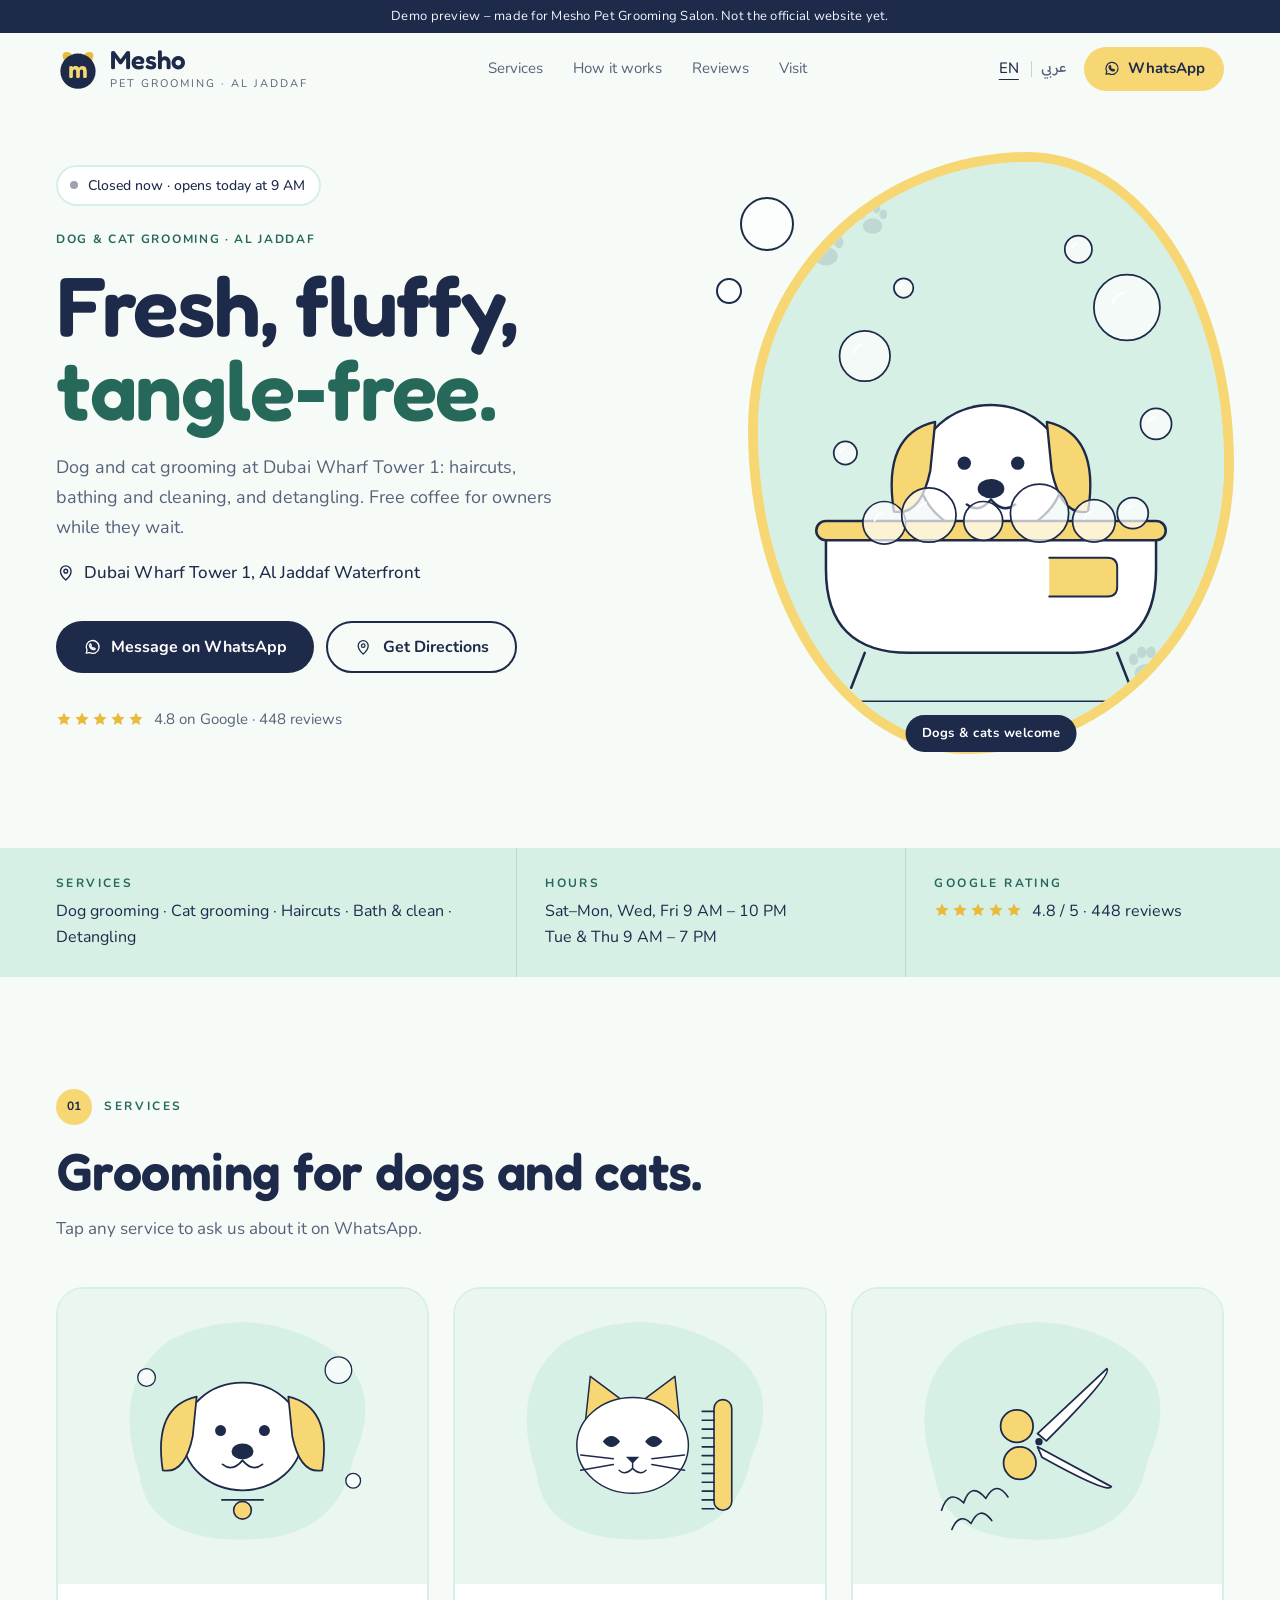
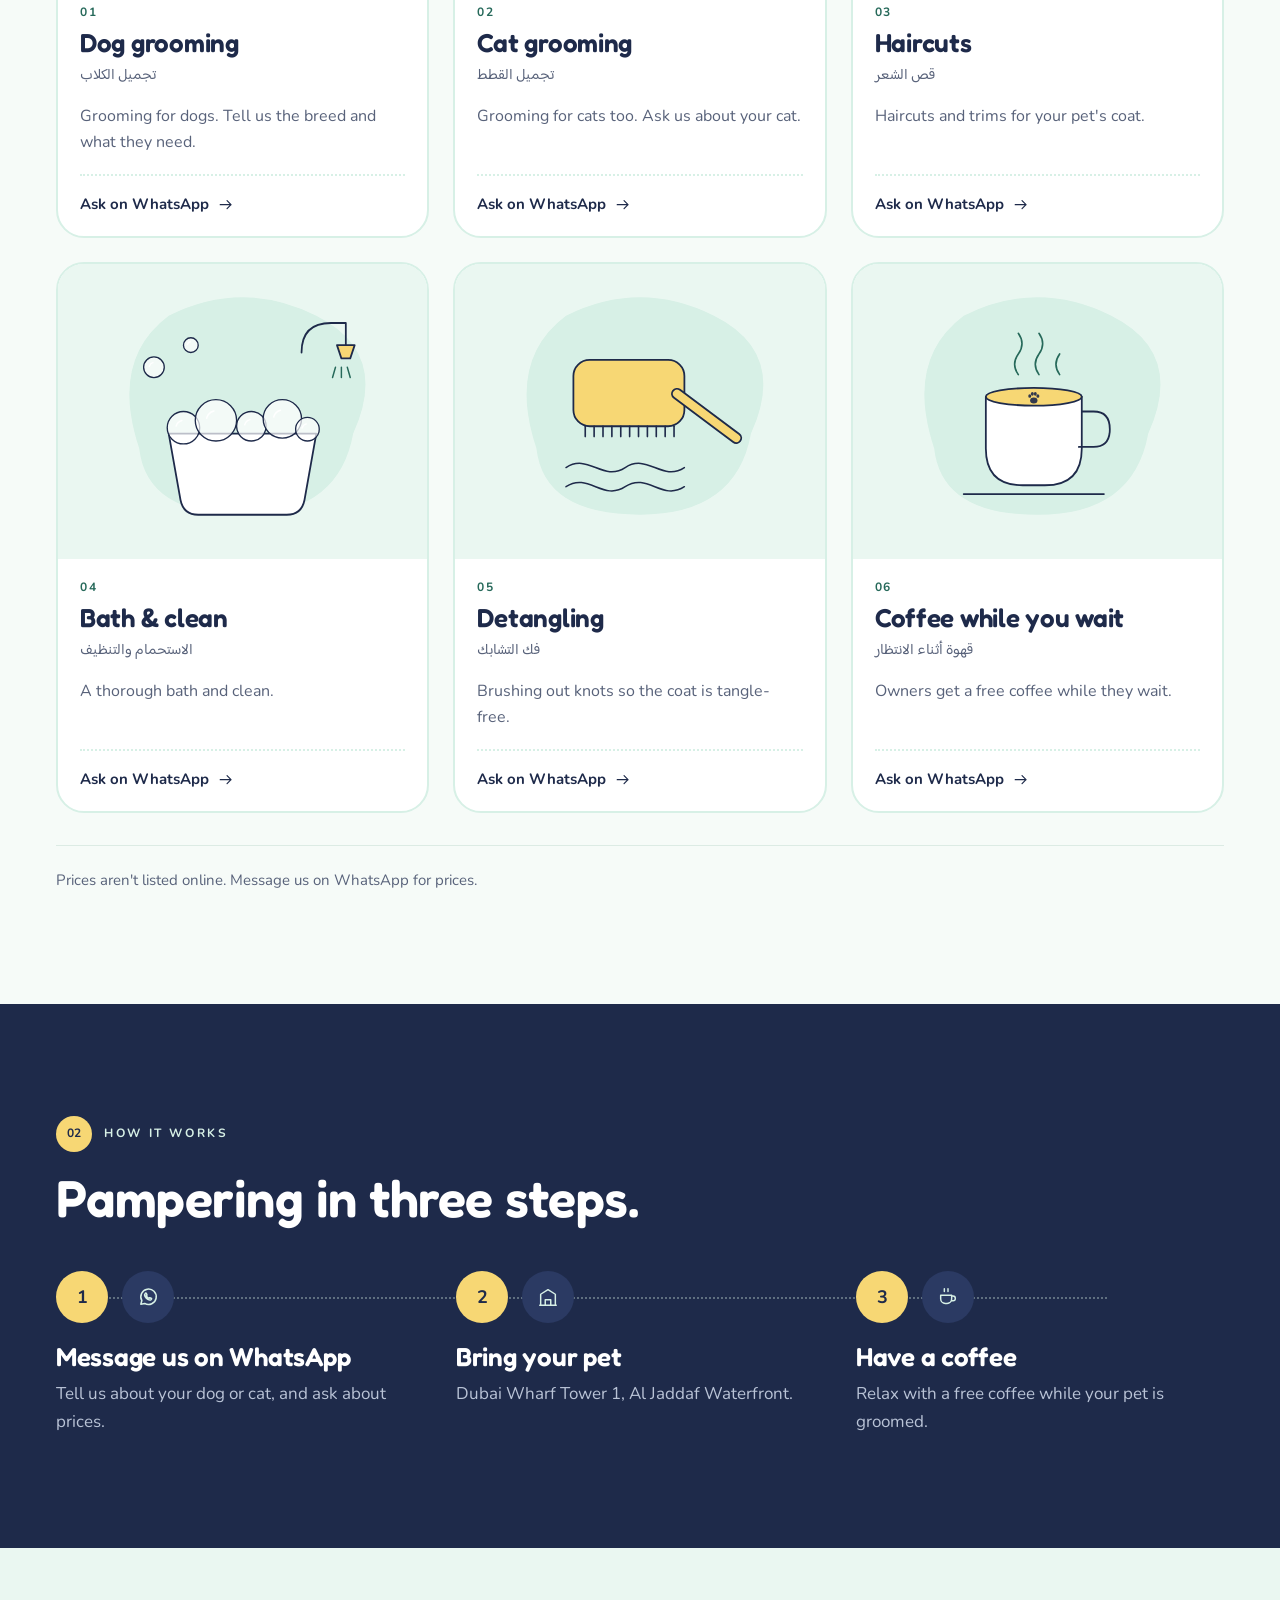
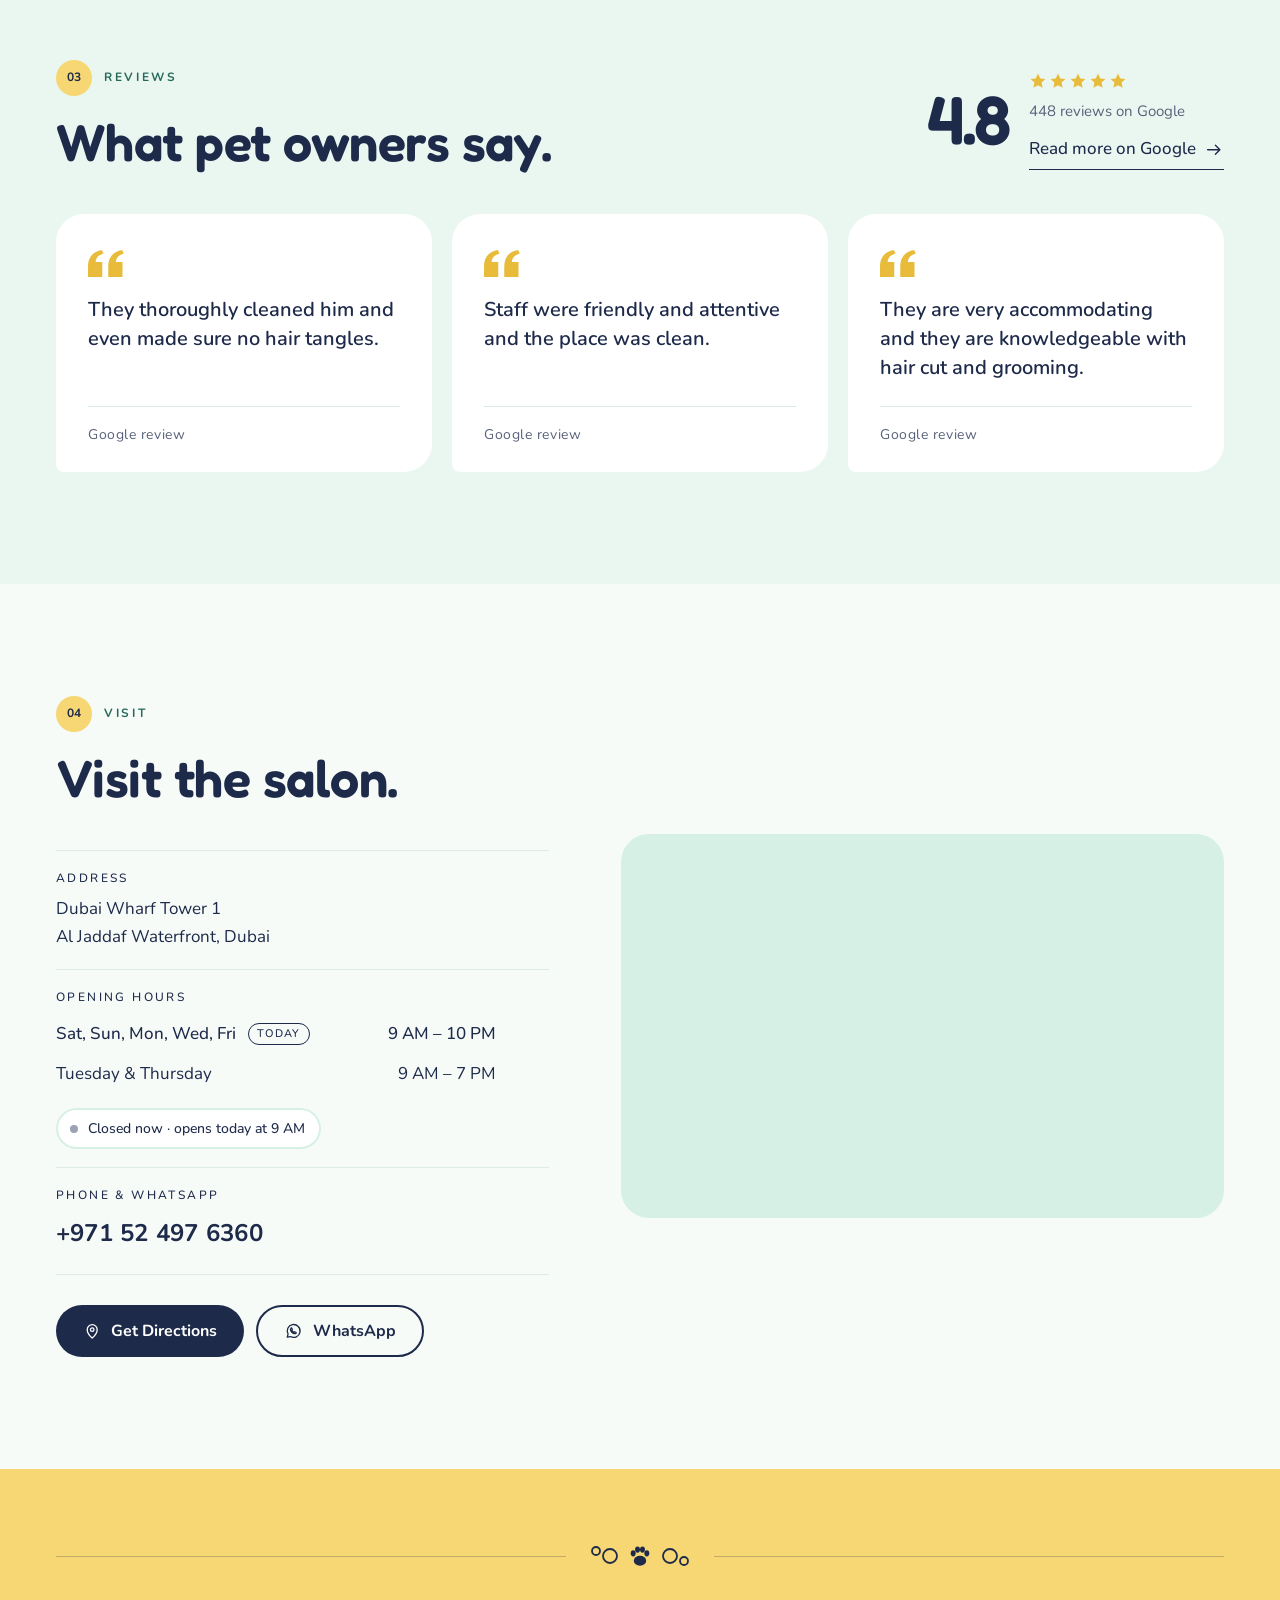
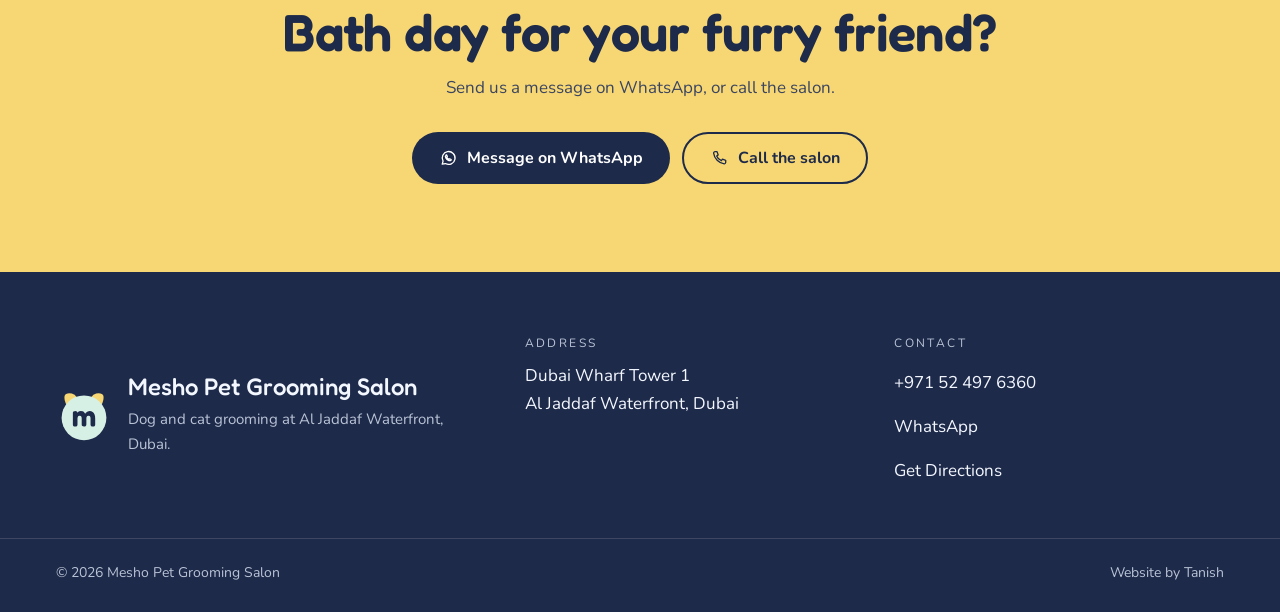
<file: index.html>
<!doctype html>
<html lang="en" dir="ltr">
<head>
  <meta charset="utf-8">
  <meta name="viewport" content="width=device-width, initial-scale=1, viewport-fit=cover">
  <title>Mesho Pet Grooming Salon · Dog and cat grooming in Al Jaddaf, Dubai</title>
  <meta name="description" content="Dog and cat grooming salon at Dubai Wharf Tower 1, Al Jaddaf Waterfront: haircuts, bathing and cleaning, and detangling. Free coffee for owners while they wait. Rated 4.8 on Google.">
  <meta name="robots" content="noindex">
  <meta name="theme-color" content="#F6FBF8">

  <link rel="icon" href="images/logo.svg" type="image/svg+xml">
  <link rel="apple-touch-icon" href="images/apple-touch-icon.png">

  <!-- Social sharing (WhatsApp, iMessage, X…). WhatsApp previews don't run JavaScript, so these are plain text. -->
  <meta property="og:type" content="website">
  <meta property="og:site_name" content="Mesho Pet Grooming Salon">
  <meta property="og:title" content="Mesho Pet Grooming Salon · Dubai Wharf, Al Jaddaf">
  <meta property="og:description" content="Dog and cat grooming: haircuts, bathing and cleaning, detangling. Free coffee for owners while they wait. 4.8 on Google.">
  <meta property="og:url" content="https://tanish0212.github.io/mesho-pet-grooming-demo/">
  <meta property="og:image" content="https://tanish0212.github.io/mesho-pet-grooming-demo/images/og-image.jpg">
  <meta property="og:image:secure_url" content="https://tanish0212.github.io/mesho-pet-grooming-demo/images/og-image.jpg">
  <meta property="og:image:type" content="image/jpeg">
  <meta property="og:image:width" content="1200">
  <meta property="og:image:height" content="630">
  <meta property="og:image:alt" content="Mesho Pet Grooming Salon, a dog and cat grooming salon at Dubai Wharf, Al Jaddaf">
  <meta name="twitter:card" content="summary_large_image">
  <meta name="twitter:title" content="Mesho Pet Grooming Salon · Dubai Wharf, Al Jaddaf">
  <meta name="twitter:description" content="Dog and cat grooming: haircuts, bathing and cleaning, detangling. Free coffee for owners while they wait. 4.8 on Google.">
  <meta name="twitter:image" content="https://tanish0212.github.io/mesho-pet-grooming-demo/images/og-image.jpg">

  <link rel="preconnect" href="https://fonts.googleapis.com">
  <link rel="preconnect" href="https://fonts.gstatic.com" crossorigin>
  <!-- Fonts load without blocking the first paint -->
  <link rel="preload" as="style" href="https://fonts.googleapis.com/css2?family=Fredoka:wght@500;600&amp;family=Nunito:wght@400;600;700&amp;family=Baloo+Bhaijaan+2:wght@400;500;600;700&amp;display=swap">
  <link rel="stylesheet" href="https://fonts.googleapis.com/css2?family=Fredoka:wght@500;600&amp;family=Nunito:wght@400;600;700&amp;family=Baloo+Bhaijaan+2:wght@400;500;600;700&amp;display=swap" media="print" onload="this.media='all'">
  <noscript><link rel="stylesheet" href="https://fonts.googleapis.com/css2?family=Fredoka:wght@500;600&amp;family=Nunito:wght@400;600;700&amp;family=Baloo+Bhaijaan+2:wght@400;500;600;700&amp;display=swap"></noscript>
  <link rel="stylesheet" href="style.css">
</head>
<body>
  <a class="skip-link" href="#main" data-t="skip">Skip to content</a>

  <!-- DEMO BANNER: delete this line (or set SHOP.showDemoBanner = false) when the site goes live -->
  <p class="demo-banner" data-t="demoBanner">Demo preview – made for Mesho Pet Grooming Salon. Not the official website yet.</p>

  <header class="site-header">
    <div class="container header-inner">
      <a class="brand" href="#top">
        <img class="brand-mark" src="images/logo.svg" width="44" height="44" alt="">
        <span class="brand-word">
          <span class="brand-name" data-t="brandName">Mesho</span>
          <span class="brand-sub" data-t="brandSub">Pet Grooming · Al Jaddaf</span>
        </span>
        <span class="visually-hidden" data-shop="name">Mesho Pet Grooming Salon</span>
      </a>
      <nav class="nav" data-t-aria="navLabel" aria-label="Main">
        <a href="#services" data-t="navServices">Services</a>
        <a href="#how" data-t="navHow">How it works</a>
        <a href="#reviews" data-t="navReviews">Reviews</a>
        <a href="#visit" data-t="navVisit">Visit</a>
      </nav>
      <div class="header-actions">
        <div class="lang-toggle" role="group" data-t-aria="langLabel" aria-label="Language">
          <button type="button" data-lang="en" lang="en" aria-pressed="true">EN</button>
          <span class="lang-sep" aria-hidden="true"></span>
          <button type="button" data-lang="ar" lang="ar" aria-pressed="false">عربي</button>
        </div>
        <a class="btn btn-primary btn-sm js-wa" href="https://wa.me/971524976360?text=Hello%20Mesho%2C%20I%20found%20you%20on%20your%20website%20and%20I%27d%20like%20to%20ask%20about%20grooming%20for%20my%20pet." target="_blank" rel="noopener" data-t-aria="waAria" aria-label="Message Mesho Pet Grooming Salon on WhatsApp">
          <svg class="icon" viewBox="0 0 24 24" width="18" height="18" aria-hidden="true"><use href="#i-wa"/></svg>
          <span class="label-long" data-t="waShort">WhatsApp</span>
        </a>
      </div>
    </div>
  </header>

  <main id="main">
    <!-- HERO -->
    <section class="hero" id="top" aria-labelledby="hero-title">
      <div class="container hero-grid">
        <div class="hero-copy">
          <p class="status js-status reveal"><span class="status-dot" aria-hidden="true"></span><span class="status-text"></span></p>
          <p class="eyebrow reveal" data-t="heroEyebrow">Mesho Pet Grooming Salon</p>
          <h1 class="hero-title js-hero-title" id="hero-title">Fresh, fluffy, tangle‑free.</h1>
          <p class="lead reveal" data-t="heroSub"></p>
          <p class="place reveal">
            <svg class="icon" viewBox="0 0 24 24" width="18" height="18" aria-hidden="true"><use href="#i-pin"/></svg>
            <span data-t="heroPlace">Dubai Wharf Tower 1, Al Jaddaf Waterfront</span>
          </p>
          <div class="actions reveal">
            <a class="btn btn-primary js-wa" href="https://wa.me/971524976360?text=Hello%20Mesho%2C%20I%20found%20you%20on%20your%20website%20and%20I%27d%20like%20to%20ask%20about%20grooming%20for%20my%20pet." target="_blank" rel="noopener">
              <svg class="icon" viewBox="0 0 24 24" width="20" height="20" aria-hidden="true"><use href="#i-wa"/></svg>
              <span data-t="waCta">Message on WhatsApp</span><span class="visually-hidden js-newtab"></span>
            </a>
            <a class="btn btn-ghost js-dir" href="https://www.google.com/maps/search/?api=1&amp;query=Mesho+Pet+Grooming+Salon+Dubai+Wharf+Tower+1+Al+Jaddaf+Dubai" target="_blank" rel="noopener">
              <svg class="icon" viewBox="0 0 24 24" width="20" height="20" aria-hidden="true"><use href="#i-pin"/></svg>
              <span data-t="directions">Get Directions</span><span class="visually-hidden js-newtab"></span>
            </a>
          </div>
          <a class="rating js-rating js-reviews reveal" href="#reviews"></a>
        </div>
        <figure class="hero-media reveal">
          <div class="frame">
            <img class="js-img" data-img="hero" src="images/bath-time.svg" alt="" width="480" height="600" fetchpriority="high">
          </div>
          <figcaption class="media-caption" data-t="heroCaption">Dogs & cats welcome</figcaption>
        </figure>
      </div>
    </section>

    <!-- QUICK FACTS -->
    <section class="strip" data-t-aria="stripAria" aria-label="Quick facts">
      <div class="container strip-grid">
        <div class="strip-item">
          <span class="strip-label" data-t="stripServicesLabel">Services</span>
          <span class="strip-value" data-t="stripServices"></span>
        </div>
        <div class="strip-item">
          <span class="strip-label" data-t="stripHoursLabel">Hours</span>
          <span class="strip-value js-strip-hours"></span>
        </div>
        <div class="strip-item">
          <span class="strip-label" data-t="stripRatingLabel">Google rating</span>
          <span class="strip-value"><span class="js-stars"></span> <span class="num" data-t="stripRating"></span></span>
        </div>
      </div>
    </section>

    <!-- SERVICES -->
    <section class="section" id="services" aria-labelledby="services-title">
      <div class="container">
        <header class="section-head reveal">
          <p class="kicker"><span class="kicker-num">01</span><span data-t="servicesKicker">Services</span></p>
          <h2 id="services-title" data-t="servicesTitle">Grooming for dogs and cats.</h2>
          <p class="section-intro" data-t="servicesIntro"></p>
        </header>
        <ul class="services js-services" role="list"></ul>
        <p class="quote-note reveal" data-t="quoteNote"></p>
      </div>
    </section>

    <!-- HOW IT WORKS -->
    <section class="section section-alt" id="how" aria-labelledby="how-title">
      <div class="container">
        <header class="section-head reveal">
          <p class="kicker"><span class="kicker-num">02</span><span data-t="howKicker">How it works</span></p>
          <h2 id="how-title" data-t="howTitle">Three simple steps.</h2>
        </header>
        <ol class="steps js-steps" role="list"></ol>
      </div>
    </section>

    <!-- REVIEWS -->
    <section class="section section-reviews" id="reviews" aria-labelledby="reviews-title">
      <div class="container">
        <div class="reviews-head reveal">
          <div>
            <p class="kicker"><span class="kicker-num">03</span><span data-t="reviewsKicker">Reviews</span></p>
            <h2 id="reviews-title" data-t="reviewsTitle">In our customers' words.</h2>
          </div>
          <div class="score">
            <span class="score-value js-score" lang="en" dir="ltr">4.8</span>
            <div class="score-meta">
              <span class="js-stars score-stars"></span>
              <span class="score-count num" data-t="basedOn">448 reviews on Google</span>
              <a class="text-link js-reviews" href="#reviews">
                <span data-t="readMore">Read more on Google</span><span class="visually-hidden js-newtab"></span>
                <svg class="icon icon-arrow" viewBox="0 0 24 24" width="18" height="18" aria-hidden="true"><use href="#i-arrow"/></svg>
              </a>
            </div>
          </div>
        </div>
        <ul class="reviews js-reviews-list" role="list"></ul>
      </div>
    </section>

    <!-- VISIT -->
    <section class="section section-visit" id="visit" aria-labelledby="visit-title">
      <div class="container visit-grid">
        <div class="visit-copy">
          <header class="section-head reveal">
            <p class="kicker"><span class="kicker-num">04</span><span data-t="visitKicker">Visit</span></p>
            <h2 id="visit-title" data-t="visitTitle">Find us.</h2>
          </header>
          <dl class="visit-info reveal">
            <div>
              <dt data-t="addressLabel">Address</dt>
              <dd><address class="js-address"></address></dd>
            </div>
            <div>
              <dt data-t="hoursLabel">Opening hours</dt>
              <dd>
                <table class="hours js-hours"></table>
                <span class="status status--inline js-status"><span class="status-dot" aria-hidden="true"></span><span class="status-text"></span></span>
              </dd>
            </div>
            <div>
              <dt data-t="phoneLabel">Phone &amp; WhatsApp</dt>
              <dd><a class="phone-link js-tel js-phone" href="tel:+971524976360">+971 52 497 6360</a></dd>
            </div>
          </dl>
          <div class="actions reveal">
            <a class="btn btn-primary js-dir" href="https://www.google.com/maps/search/?api=1&amp;query=Mesho+Pet+Grooming+Salon+Dubai+Wharf+Tower+1+Al+Jaddaf+Dubai" target="_blank" rel="noopener">
              <svg class="icon" viewBox="0 0 24 24" width="20" height="20" aria-hidden="true"><use href="#i-pin"/></svg>
              <span data-t="directions">Get Directions</span><span class="visually-hidden js-newtab"></span>
            </a>
            <a class="btn btn-ghost js-wa" href="https://wa.me/971524976360?text=Hello%20Mesho%2C%20I%20found%20you%20on%20your%20website%20and%20I%27d%20like%20to%20ask%20about%20grooming%20for%20my%20pet." target="_blank" rel="noopener">
              <svg class="icon" viewBox="0 0 24 24" width="20" height="20" aria-hidden="true"><use href="#i-wa"/></svg>
              <span data-t="waShort">WhatsApp</span><span class="visually-hidden js-newtab"></span>
            </a>
          </div>
        </div>
        <div class="map reveal">
          <iframe class="js-map" title="Map" width="600" height="380" loading="lazy" referrerpolicy="no-referrer-when-downgrade" allowfullscreen></iframe>
        </div>
      </div>
    </section>

    <!-- CLOSING CTA -->
    <section class="cta-band" aria-labelledby="cta-title">
      <div class="container cta-inner reveal">
        <div class="motif" aria-hidden="true"><svg viewBox="0 0 120 30" width="120" height="30"><g fill="currentColor" transform="translate(60 16) scale(.62)"><ellipse cx="0" cy="6" rx="10" ry="8"/><ellipse cx="-11" cy="-6" rx="4" ry="5"/><ellipse cx="-4" cy="-12" rx="4" ry="5"/><ellipse cx="4" cy="-12" rx="4" ry="5"/><ellipse cx="11" cy="-6" rx="4" ry="5"/></g><g fill="none" stroke="currentColor" stroke-width="1.8"><circle cx="30" cy="15" r="7"/><circle cx="16" cy="10" r="4"/><circle cx="90" cy="15" r="7"/><circle cx="104" cy="20" r="4"/></g></svg></div>
        <h2 id="cta-title" class="cta-title" data-t="ctaTitle"></h2>
        <p class="cta-sub" data-t="ctaSub"></p>
        <div class="actions actions--center">
          <a class="btn btn-primary js-wa" href="https://wa.me/971524976360?text=Hello%20Mesho%2C%20I%20found%20you%20on%20your%20website%20and%20I%27d%20like%20to%20ask%20about%20grooming%20for%20my%20pet." target="_blank" rel="noopener">
            <svg class="icon" viewBox="0 0 24 24" width="20" height="20" aria-hidden="true"><use href="#i-wa"/></svg>
            <span data-t="waCta">Message on WhatsApp</span><span class="visually-hidden js-newtab"></span>
          </a>
          <a class="btn btn-ghost js-tel" href="tel:+971524976360">
            <svg class="icon" viewBox="0 0 24 24" width="20" height="20" aria-hidden="true"><use href="#i-phone"/></svg>
            <span data-t="callCta">Call us</span>
          </a>
        </div>
      </div>
    </section>
  </main>

  <footer class="site-footer">
    <div class="container footer-grid">
      <div class="footer-brand">
        <img src="images/logo-light.svg" width="56" height="56" alt="">
        <div>
          <p class="footer-name" data-t="footerName">Mesho Pet Grooming Salon</p>
          <p class="footer-tag" data-t="footerTag"></p>
        </div>
      </div>
      <div class="footer-col">
        <p class="footer-label" data-t="addressLabel">Address</p>
        <address class="js-address"></address>
      </div>
      <div class="footer-col">
        <p class="footer-label" data-t="footerContact">Contact</p>
        <p><a class="js-tel js-phone" href="tel:+971524976360">+971 52 497 6360</a></p>
        <p><a class="js-wa" href="https://wa.me/971524976360?text=Hello%20Mesho%2C%20I%20found%20you%20on%20your%20website%20and%20I%27d%20like%20to%20ask%20about%20grooming%20for%20my%20pet." target="_blank" rel="noopener"><span data-t="waShort">WhatsApp</span><span class="visually-hidden js-newtab"></span></a></p>
        <p><a class="js-dir" href="https://www.google.com/maps/search/?api=1&amp;query=Mesho+Pet+Grooming+Salon+Dubai+Wharf+Tower+1+Al+Jaddaf+Dubai" target="_blank" rel="noopener"><span data-t="directions">Get Directions</span><span class="visually-hidden js-newtab"></span></a></p>
      </div>
    </div>
    <div class="container footer-bottom">
      <p>© <span class="js-year num"></span> <span lang="en" data-shop="name">Mesho Pet Grooming Salon</span></p>
      <p data-t="credit">Website by Tanish</p>
    </div>
  </footer>

  <a class="fab js-wa" href="https://wa.me/971524976360?text=Hello%20Mesho%2C%20I%20found%20you%20on%20your%20website%20and%20I%27d%20like%20to%20ask%20about%20grooming%20for%20my%20pet." target="_blank" rel="noopener" data-t-aria="waAria" aria-label="Message Mesho Pet Grooming Salon on WhatsApp">
    <svg viewBox="0 0 24 24" width="28" height="28" aria-hidden="true"><use href="#i-wa"/></svg>
  </a>

  <!-- Icon set (drawn for this site, stroke only) -->
  <svg width="0" height="0" style="position:absolute" aria-hidden="true" focusable="false">
    <symbol id="i-wa" viewBox="0 0 24 24"><g fill="none" stroke="currentColor" stroke-width="1.7" stroke-linecap="round" stroke-linejoin="round"><path d="M4.2 19.8l1.1-3.9A8.4 8.4 0 1 1 8.4 19z"/><path d="M9 8.3c.2-.5.6-.6 1-.5l.9 2-.7.9c.5 1.2 1.5 2.2 2.8 2.8l.9-.7 2 .9c.1.4 0 .8-.5 1.1-.9.6-2.1.6-3.6-.2a8.4 8.4 0 0 1-2.9-2.9c-.8-1.5-.8-2.7.1-3.4z"/></g></symbol>
    <symbol id="i-pin" viewBox="0 0 24 24"><g fill="none" stroke="currentColor" stroke-width="1.7" stroke-linecap="round" stroke-linejoin="round"><path d="M12 21s-6.5-5.8-6.5-11a6.5 6.5 0 0 1 13 0c0 5.2-6.5 11-6.5 11Z"/><circle cx="12" cy="10" r="2.3"/></g></symbol>
    <symbol id="i-phone" viewBox="0 0 24 24"><path fill="none" stroke="currentColor" stroke-width="1.7" stroke-linecap="round" stroke-linejoin="round" d="M6.6 3.5h2.6l1.5 4.2-2 1.4a10.6 10.6 0 0 0 6.2 6.2l1.4-2 4.2 1.5v2.6a1.9 1.9 0 0 1-2 1.9A16.2 16.2 0 0 1 4.7 5.5a1.9 1.9 0 0 1 1.9-2Z"/></symbol>
    <symbol id="i-arrow" viewBox="0 0 24 24"><path fill="none" stroke="currentColor" stroke-width="1.7" stroke-linecap="round" stroke-linejoin="round" d="M4.5 12h15M14 6.5l5.5 5.5-5.5 5.5"/></symbol>
    <symbol id="i-store" viewBox="0 0 24 24"><g fill="none" stroke="currentColor" stroke-width="1.6" stroke-linecap="round" stroke-linejoin="round"><path d="M4 21V9l8-5 8 5v12"/><path d="M9 21v-6h6v6M3 21h18"/></g></symbol>
    <symbol id="i-cup" viewBox="0 0 24 24"><g fill="none" stroke="currentColor" stroke-width="1.6" stroke-linecap="round" stroke-linejoin="round"><path d="M4 10h12v4a5 5 0 0 1-5 5H9a5 5 0 0 1-5-5Z"/><path d="M16 11h1.5a2.5 2.5 0 0 1 0 5H16M8 3v3M12 3v3"/></g></symbol>
  </svg>

  <noscript>
    <div class="noscript">Mesho Pet Grooming Salon · Dubai Wharf Tower 1, Al Jaddaf Waterfront, Dubai · <a href="https://wa.me/971524976360">WhatsApp +971 52 497 6360</a></div>
  </noscript>

  <script src="script.js"></script>
</body>
</html>
</file>
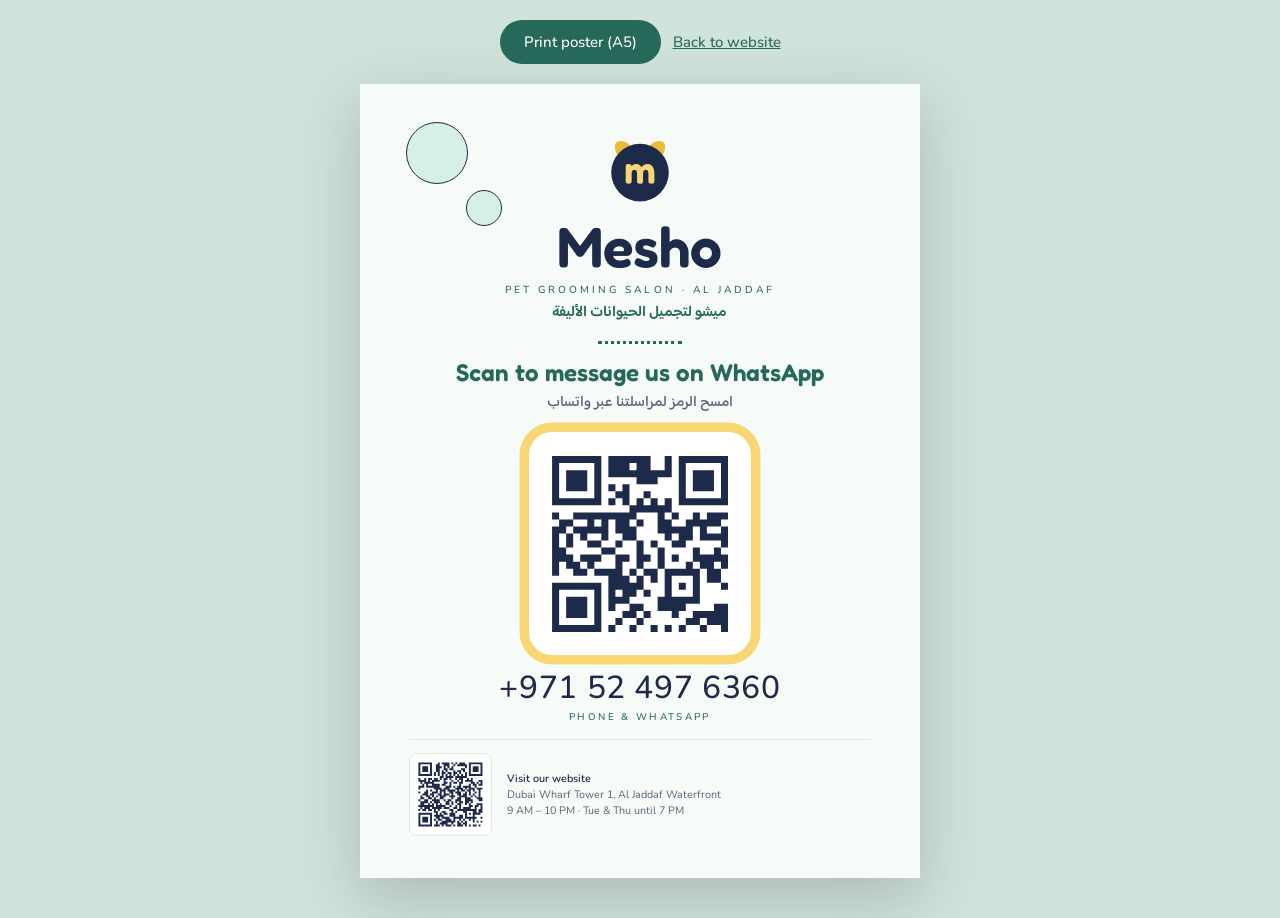
<file: poster.html>
<!doctype html>
<html lang="en">
<head>
  <meta charset="utf-8">
  <meta name="viewport" content="width=device-width, initial-scale=1">
  <meta name="robots" content="noindex">
  <title>Counter poster · Mesho Pet Grooming Salon</title>
  <link rel="icon" href="images/logo.svg" type="image/svg+xml">
  <link rel="preconnect" href="https://fonts.googleapis.com">
  <link rel="preconnect" href="https://fonts.gstatic.com" crossorigin>
  <link rel="stylesheet" href="https://fonts.googleapis.com/css2?family=Fredoka:wght@500;600&family=Nunito:wght@400;600;700&family=Baloo+Bhaijaan+2:wght@400;500;600;700&display=swap">
  <style>
    /* Printable A5 counter poster. Print with "Margins: none" and "Background graphics" on.
       QR codes are static inline SVG, generated locally with segno (see README). */
    @page { size: A5 portrait; margin: 0; }
    * { box-sizing: border-box; }
    html, body { margin: 0; }
    body { background: #CFE3DA; font-family: "Nunito", Arial, sans-serif; color: #1E2A4A; -webkit-print-color-adjust: exact; print-color-adjust: exact; }
    .toolbar { display: flex; justify-content: center; flex-wrap: wrap; gap: 12px; padding: 20px 16px 0; }
    .toolbar button { font: 500 15px "Nunito", Arial, sans-serif; padding: 0 24px; min-height: 44px; border: 0; border-radius: 999px; background: #26695A; color: #fff; cursor: pointer; }
    .toolbar a { font: 500 15px "Nunito", Arial, sans-serif; color: #26695A; align-self: center; min-height: 44px; display: inline-flex; align-items: center; }
    .sheet {
      width: 148mm; height: 210mm; margin: 20px auto 40px; background: #F6FBF8;
      padding: 13mm 13mm 11mm; display: flex; flex-direction: column; align-items: center; text-align: center;
      position: relative; box-shadow: 0 20px 60px rgba(0,0,0,.18); overflow: hidden;
      font-variant-numeric: lining-nums;
    }
    .logo { width: 19mm; height: 19mm; position: relative; }
    .name { margin: 3.5mm 0 0; font: 600 15mm/1 "Fredoka", Arial, sans-serif; position: relative; }
    .sub { margin: 2.2mm 0 0; font: 500 2.7mm "Nunito", Arial, sans-serif; letter-spacing: .3em; text-transform: uppercase; color: #26695A; position: relative; }
    .ar-name { margin: 1.6mm 0 0; font: 600 4mm/1.4 "Baloo Bhaijaan 2", sans-serif; color: #26695A; position: relative; }
    .rule { width: 18mm; height: 0; border-top: 0.35mm solid #26695A; margin: 4.5mm 0 4mm; position: relative; }
    .cta { margin: 0; font: 600 6.4mm/1.15 "Fredoka", Arial, sans-serif; color: #26695A; position: relative; }
    .cta-ar { margin: 1.6mm 0 0; font: 500 4mm/1.45 "Baloo Bhaijaan 2", sans-serif; color: #58627A; position: relative; }
    .qr-box { margin-top: 4.5mm; padding: 2.5mm; background: #fff; border: 0.3mm solid #DCEBE4; border-radius: 1.5mm; position: relative; }
    .qr { display: block; width: 54mm; height: 54mm; }
    .phone { margin: 4.5mm 0 0; font: 500 8.4mm/1 "Nunito", Arial, sans-serif; letter-spacing: .02em; font-variant-numeric: lining-nums tabular-nums; position: relative; }
    .phone-label { margin: 1.6mm 0 0; font: 500 2.6mm "Nunito", Arial, sans-serif; letter-spacing: .24em; text-transform: uppercase; color: #26695A; position: relative; }
    .foot {
      margin-top: auto; width: 100%; display: flex; align-items: center; gap: 4mm; text-align: start;
      padding-top: 3.5mm; border-top: 0.25mm solid #DCEBE4; position: relative;
    }
    .qr-small { display: block; width: 19mm; height: 19mm; flex: none; background: #fff; padding: 1.2mm; box-sizing: content-box; border: 0.25mm solid #DCEBE4; }
    .foot p { margin: 0; font: 400 2.85mm/1.45 "Nunito", Arial, sans-serif; color: #58627A; }
    .foot b { font-weight: 600; color: #1E2A4A; }
    .sheet::before, .sheet::after { content: ''; position: absolute; border-radius: 50%; border: .5mm solid #1E2A4A; background: #D7F0E6; }
    .sheet::before { width: 16mm; height: 16mm; top: 10mm; left: 12mm; }
    .sheet::after { width: 9mm; height: 9mm; top: 28mm; left: 28mm; }
    .qr-box { border-radius: 6mm; border: 0; box-shadow: 0 0 0 2.5mm #F7D774; }
    .qr-small { border-radius: 2mm; }
    .rule { border-top-width: 1mm; border-top-style: dotted; width: 22mm; }
    @media print {
      body { background: none; }
      .toolbar { display: none; }
      .sheet { margin: 0; box-shadow: none; }
    }
    @media screen and (max-width: 600px) {
      .sheet { zoom: .62; }
    }
  </style>
</head>
<body>
  <div class="toolbar">
    <button type="button" onclick="window.print()">Print poster (A5)</button>
    <a href="./">Back to website</a>
  </div>

  <main class="sheet">

    <img class="logo" src="images/logo.svg" alt="Mesho Pet Grooming Salon logo">
    <h1 class="name">Mesho</h1>
    <p class="sub">Pet Grooming Salon · Al Jaddaf</p>
    <p class="ar-name" lang="ar" dir="rtl">ميشو لتجميل الحيوانات الأليفة</p>
    <div class="rule"></div>
    <p class="cta">Scan to message us on WhatsApp</p>
    <p class="cta-ar" lang="ar" dir="rtl">امسح الرمز لمراسلتنا عبر واتساب</p>
    <div class="qr-box">
      <svg role="img" aria-label="QR code that opens a WhatsApp chat with Mesho Pet Grooming Salon" viewBox="0 0 29 29" class="qr"><path class="qrline" stroke="#1e2a4a" d="M2 2.5h7m1 0h6m2 0h1m1 0h7m-25 1h1m5 0h1m1 0h3m1 0h2m2 0h1m1 0h1m5 0h1m-25 1h1m1 0h3m1 0h1m1 0h9m1 0h1m1 0h3m1 0h1m-25 1h1m1 0h3m1 0h1m5 0h3m3 0h1m1 0h3m1 0h1m-25 1h1m1 0h3m1 0h1m1 0h1m1 0h1m7 0h1m1 0h3m1 0h1m-25 1h1m5 0h1m2 0h2m2 0h1m4 0h1m5 0h1m-25 1h7m1 0h1m1 0h1m1 0h1m1 0h1m1 0h1m1 0h7m-14 1h6m-17 1h1m2 0h9m3 0h1m1 0h1m2 0h1m1 0h3m-24 1h2m2 0h1m1 0h1m1 0h2m1 0h1m2 0h2m2 0h5m-24 1h2m1 0h5m1 0h3m3 0h5m1 0h1m2 0h1m-25 1h1m1 0h1m1 0h1m2 0h1m2 0h2m4 0h1m1 0h2m1 0h4m-25 1h1m1 0h1m2 0h2m2 0h1m2 0h1m1 0h1m2 0h2m5 0h1m-25 1h2m5 0h2m3 0h1m2 0h1m4 0h1m2 0h1m-24 1h3m1 0h3m2 0h2m1 0h2m1 0h1m1 0h1m2 0h5m-25 1h1m1 0h2m1 0h1m3 0h1m2 0h1m2 0h1m3 0h1m1 0h2m1 0h1m-25 1h1m2 0h2m1 0h4m1 0h1m1 0h2m1 0h5m1 0h2m-16 1h3m1 0h1m1 0h1m1 0h1m3 0h1m1 0h2m-24 1h7m1 0h5m3 0h1m1 0h1m1 0h1m3 0h1m-25 1h1m5 0h1m1 0h1m1 0h2m1 0h1m2 0h1m3 0h1m-21 1h1m1 0h3m1 0h1m1 0h3m4 0h6m-21 1h1m1 0h3m1 0h1m1 0h1m2 0h2m2 0h4m4 0h2m-25 1h1m1 0h3m1 0h1m3 0h2m1 0h1m3 0h1m2 0h5m-25 1h1m5 0h1m2 0h1m2 0h1m6 0h2m1 0h3m-25 1h7m1 0h1m2 0h1m2 0h1m1 0h1m1 0h1m2 0h1m2 0h1"/></svg>
    </div>
    <p class="phone">+971 52 497 6360</p>
    <p class="phone-label">Phone &amp; WhatsApp</p>
    <div class="foot">
      <svg role="img" aria-label="QR code that opens the Mesho Pet Grooming Salon website" viewBox="0 0 37 37" class="qr-small"><path class="qrline" stroke="#1e2a4a" d="M2 2.5h7m3 0h1m1 0h4m1 0h1m1 0h1m1 0h3m2 0h7m-33 1h1m5 0h1m2 0h2m2 0h3m2 0h1m1 0h5m1 0h1m5 0h1m-33 1h1m1 0h3m1 0h1m2 0h3m1 0h1m1 0h1m1 0h1m6 0h1m1 0h1m1 0h3m1 0h1m-33 1h1m1 0h3m1 0h1m2 0h2m2 0h2m1 0h2m4 0h2m2 0h1m1 0h3m1 0h1m-33 1h1m1 0h3m1 0h1m2 0h2m1 0h1m1 0h1m3 0h1m1 0h2m1 0h1m2 0h1m1 0h3m1 0h1m-33 1h1m5 0h1m1 0h1m1 0h1m1 0h2m1 0h2m1 0h2m1 0h1m2 0h1m1 0h1m5 0h1m-33 1h7m1 0h1m1 0h1m1 0h1m1 0h1m1 0h1m1 0h1m1 0h1m1 0h1m1 0h1m1 0h7m-22 1h2m1 0h4m1 0h6m-25 1h1m2 0h1m1 0h2m1 0h2m1 0h1m1 0h2m1 0h1m2 0h1m1 0h2m2 0h1m1 0h1m-28 1h4m1 0h1m1 0h4m2 0h1m3 0h1m2 0h1m1 0h1m1 0h4m3 0h2m-32 1h1m1 0h5m5 0h2m1 0h1m1 0h2m1 0h2m4 0h2m1 0h1m1 0h1m-31 1h1m1 0h1m2 0h4m1 0h2m2 0h1m4 0h1m4 0h1m1 0h2m1 0h2m-33 1h3m1 0h7m3 0h3m1 0h1m1 0h2m1 0h4m2 0h1m-30 1h1m7 0h4m1 0h3m3 0h4m1 0h1m1 0h3m1 0h3m-29 1h1m1 0h1m2 0h1m1 0h3m1 0h4m1 0h1m1 0h2m1 0h2m1 0h1m2 0h1m-32 1h1m2 0h2m2 0h3m1 0h1m1 0h1m2 0h2m1 0h3m2 0h1m1 0h1m2 0h1m1 0h1m-30 1h3m1 0h2m2 0h2m1 0h3m1 0h1m2 0h2m1 0h2m1 0h1m1 0h1m2 0h1m-31 1h1m2 0h2m1 0h1m1 0h1m1 0h3m2 0h3m2 0h4m2 0h1m1 0h1m1 0h1m-31 1h2m2 0h2m1 0h1m2 0h2m4 0h1m2 0h2m2 0h3m3 0h3m-33 1h1m2 0h2m2 0h4m2 0h1m1 0h2m2 0h3m2 0h4m3 0h2m-32 1h4m1 0h1m1 0h3m3 0h2m1 0h1m1 0h1m1 0h2m1 0h2m1 0h1m-27 1h2m2 0h1m1 0h1m1 0h1m1 0h1m2 0h2m1 0h1m2 0h2m2 0h1m1 0h1m3 0h3m-33 1h8m1 0h5m2 0h1m2 0h1m1 0h1m4 0h2m1 0h2m1 0h1m-32 1h1m1 0h3m1 0h5m1 0h3m2 0h2m1 0h1m1 0h4m2 0h1m2 0h1m-33 1h1m1 0h2m1 0h2m1 0h1m1 0h1m5 0h2m2 0h10m1 0h2m-25 1h2m2 0h2m3 0h1m1 0h1m3 0h2m3 0h2m1 0h2m-33 1h7m2 0h1m1 0h1m1 0h2m1 0h3m5 0h1m1 0h1m1 0h4m-32 1h1m5 0h1m1 0h5m3 0h3m2 0h2m1 0h1m3 0h1m-29 1h1m1 0h3m1 0h1m2 0h2m1 0h4m2 0h5m1 0h6m2 0h1m-33 1h1m1 0h3m1 0h1m1 0h1m1 0h2m2 0h3m1 0h1m2 0h1m1 0h1m2 0h1m1 0h1m-29 1h1m1 0h3m1 0h1m2 0h1m2 0h7m1 0h1m1 0h1m1 0h1m3 0h1m1 0h1m1 0h1m-33 1h1m5 0h1m2 0h1m1 0h4m2 0h1m2 0h2m1 0h2m-25 1h7m1 0h3m1 0h1m1 0h3m1 0h1m1 0h3m1 0h1m1 0h1m1 0h2m1 0h1"/></svg>
      <p><b>Visit our website</b><br>Dubai Wharf Tower 1, Al Jaddaf Waterfront<br>9 AM – 10 PM · Tue &amp; Thu until 7 PM</p>
    </div>
  </main>
</body>
</html>
</file>
<file: style.css>
/* Mesho Pet Grooming Salon — stylesheet. Soft mint + navy + butter yellow; bubbles, paw prints, soft blob frames. */

:root {
  --bg: #F6FBF8; --surface: #FFFFFF; --alt: #D7F0E6; --line: #DCEBE4; --line-2: #BFD8CC;
  --ink: #1E2A4A; --muted: #58627A;
  --accent: #1E2A4A; --accent-hi: #121B33; --on-accent: #FFFFFF;
  --deep: #1E2A4A; --on-deep: #F3F7FF; --on-deep-muted: #B9C3D6; --deep-line: rgba(243, 247, 255, .14);
  --star: #E8BC3A;
  --open: #2E8B62; --open-ring: rgba(46, 139, 98, .18); --closed: #9AA2B3;
  --header-bg: #F6FBF8; --card-shadow: 0 24px 40px -28px rgba(30, 42, 74, .4); --fab-shadow: rgba(30, 42, 74, .45);
  --f-display: "Fredoka", "Segoe UI", system-ui, sans-serif;
  --f-body: "Nunito", system-ui, -apple-system, "Segoe UI", sans-serif;
  --f-ui: "Nunito", system-ui, sans-serif;
  --f-num: "Nunito", system-ui, sans-serif;
  --f-quote: "Nunito", system-ui, sans-serif;
  --f-brand: "Fredoka", system-ui, sans-serif;
  --f-ar: "Baloo Bhaijaan 2", "Segoe UI", Tahoma, sans-serif;
  --f-ar-display: "Baloo Bhaijaan 2", "Segoe UI", Tahoma, sans-serif;
  --gutter: 20px; --max: 1200px; --header-h: 72px; --radius: 28px; --btn-radius: 999px;
  --ease: cubic-bezier(.2, .65, .2, 1); --svc-cols: 3;
  color-scheme: light;
}

/* =====================================================================
   Base layout (shared structure). The theme block at the end of this
   file gives the site its own look. Mobile-first; logical properties
   (inline/block) so Arabic RTL mirrors automatically.
   ===================================================================== */

*, *::before, *::after { box-sizing: border-box; }

html {
  -webkit-text-size-adjust: 100%;
  text-size-adjust: 100%;
  scroll-padding-top: calc(var(--header-h) + 12px);
}
@media (prefers-reduced-motion: no-preference) {
  html { scroll-behavior: smooth; }
}
html[lang="ar"] {
  --f-display: var(--f-ar-display);
  --f-body: var(--f-ar);
  --f-brand: var(--f-ar-display);
}

body {
  margin: 0;
  background: var(--bg);
  color: var(--ink);
  font: 400 1.0625rem/1.65 var(--f-body);
  -webkit-font-smoothing: antialiased;
  -moz-osx-font-smoothing: grayscale;
  overflow-x: clip;
  font-variant-numeric: lining-nums;
  font-feature-settings: "lnum" 1;
}
html[lang="ar"] body { line-height: 1.8; }

img, svg, iframe { display: block; max-width: 100%; }
img { height: auto; }
a { color: inherit; text-decoration: none; }
p, h1, h2, h3, ul, ol, dl, dd, figure, blockquote { margin: 0; padding: 0; }
ul[role="list"], ol[role="list"] { list-style: none; }
address { font-style: normal; }
button { font: inherit; color: inherit; }
[hidden] { display: none !important; }

::selection { background: var(--accent); color: var(--on-accent); }
:focus-visible { outline: 2px solid var(--accent); outline-offset: 3px; border-radius: 2px; }

.container {
  width: 100%;
  max-width: calc(var(--max) + var(--gutter) * 2);
  margin-inline: auto;
  padding-inline: var(--gutter);
}
@media (min-width: 768px) { :root { --gutter: 40px; } }
@media (min-width: 1280px) { :root { --gutter: 56px; } }

.visually-hidden {
  position: absolute !important;
  width: 1px; height: 1px;
  overflow: hidden; clip: rect(0 0 0 0); clip-path: inset(50%);
  white-space: nowrap;
}
.ltr { unicode-bidi: isolate; direction: ltr; }
.num { font-family: var(--f-num); font-variant-numeric: lining-nums tabular-nums; }

.skip-link {
  position: absolute; inset-inline-start: 12px; top: -60px; z-index: 100;
  background: var(--accent); color: var(--on-accent); padding: 12px 16px; border-radius: var(--radius);
  font-weight: 500;
}
.skip-link:focus { top: 12px; }

/* ---------- Demo banner ---------- */
.demo-banner {
  background: var(--deep);
  color: var(--on-deep);
  text-align: center;
  font-size: .8125rem;
  line-height: 1.45;
  letter-spacing: .02em;
  padding: 7px var(--gutter);
}

/* ---------- Icons ---------- */
.icon { display: inline-flex; flex: none; }
.icon svg, svg.icon { width: 1.15em; height: 1.15em; }
[dir="rtl"] .icon-arrow, [dir="rtl"] .service-link .icon svg { transform: scaleX(-1); }

/* ---------- Buttons ---------- */
.btn {
  display: inline-flex; align-items: center; justify-content: center; gap: 10px;
  min-height: 52px; padding: 0 26px;
  border-radius: var(--btn-radius);
  font: 500 1rem/1 var(--f-body);
  letter-spacing: .02em;
  border: 1px solid transparent;
  transition: background-color .25s var(--ease), color .25s var(--ease), border-color .25s var(--ease), transform .25s var(--ease);
  white-space: nowrap;
}
.btn-primary { background: var(--accent); color: var(--on-accent); }
.btn-primary:hover { background: var(--accent-hi); }
.btn-ghost { border-color: var(--accent); color: var(--accent); background: transparent; }
.btn-ghost:hover { background: var(--accent); color: var(--on-accent); }
.btn:active { transform: translateY(1px); }
.btn-sm { min-height: 44px; padding: 0 16px; font-size: .9375rem; gap: 8px; }

.actions { display: flex; flex-wrap: wrap; gap: 12px; }
.actions--center { justify-content: center; }

.text-link {
  display: inline-flex; align-items: center; gap: 8px;
  min-height: 44px;
  color: var(--accent); font-weight: 500;
  border-bottom: 1px solid currentColor;
  padding-top: 4px;
  transition: gap .25s var(--ease);
}
.text-link:hover { gap: 12px; }

/* ---------- Header ---------- */
.site-header {
  position: sticky; top: 0; z-index: 50;
  background: var(--header-bg);
  border-bottom: 1px solid transparent;
  transition: border-color .3s var(--ease), box-shadow .3s var(--ease);
}
.site-header.is-compact { border-bottom-color: var(--line); }
.header-inner {
  display: flex; align-items: center; justify-content: space-between; gap: 12px;
  min-height: var(--header-h);
}
.brand { display: inline-flex; align-items: center; gap: 10px; min-height: 44px; min-width: 0; }
.brand-mark { width: 40px; height: 40px; flex: none; }
.brand-word { display: flex; flex-direction: column; line-height: 1.1; min-width: 0; }
.brand-name { font: 500 1.25rem/1 var(--f-brand); white-space: nowrap; }
.brand-sub {
  display: none;
  font-size: .6875rem; letter-spacing: .18em; text-transform: uppercase; color: var(--muted);
  margin-top: 5px; white-space: nowrap;
}
html[lang="ar"] .brand-sub { letter-spacing: 0; font-size: .75rem; }

.nav { display: none; }
.header-actions { display: flex; align-items: center; gap: 8px; flex: none; }
.lang-toggle { display: flex; align-items: center; }
.lang-toggle button {
  min-width: 44px; min-height: 44px; padding: 0 8px;
  background: none; border: 0; cursor: pointer;
  font: 500 .9375rem/1 var(--f-ui);
  color: var(--muted);
  border-radius: 2px;
}
.lang-toggle button[lang="ar"] { font-family: var(--f-ar); }
.lang-toggle button[aria-pressed="true"] { color: var(--accent); text-decoration: underline; text-underline-offset: 6px; text-decoration-thickness: 1px; }
.lang-toggle button:hover { color: var(--ink); }
.lang-sep { width: 1px; height: 16px; background: var(--line-2); }

.site-header .btn-sm .label-long { display: none; }
.site-header .btn-sm { width: 44px; padding: 0; }

@media (min-width: 480px) {
  .brand-sub { display: block; }
  .site-header .btn-sm .label-long { display: inline; }
  .site-header .btn-sm { width: auto; padding: 0 18px; }
}
@media (min-width: 768px) {
  .brand-mark { width: 44px; height: 44px; }
}
@media (min-width: 1024px) {
  .nav { display: flex; gap: 2px; }
  .nav a {
    display: inline-flex; align-items: center; min-height: 44px; padding: 0 14px;
    font-size: .9375rem; color: var(--muted);
    transition: color .2s var(--ease);
  }
  .nav a:hover { color: var(--accent); }
}

/* ---------- Shared type ---------- */
.kicker {
  display: inline-flex; align-items: center; gap: 12px;
  font-size: .75rem; font-weight: 500; letter-spacing: .22em; text-transform: uppercase;
  color: var(--accent);
  margin-bottom: 18px;
}
.kicker-num { font-family: var(--f-num); font-size: .75rem; letter-spacing: .1em; }
html[lang="ar"] .kicker { letter-spacing: 0; font-size: .875rem; font-weight: 600; }

h1, h2, h3 { font-family: var(--f-display); font-weight: 500; color: var(--ink); }
h2 {
  font-size: clamp(2.125rem, 1.6rem + 2.4vw, 3.25rem);
  line-height: 1.08; letter-spacing: -.01em;
}
html[lang="ar"] h2 { font-size: clamp(1.75rem, 1.35rem + 1.8vw, 2.5rem); line-height: 1.4; letter-spacing: 0; font-weight: 600; }

.section { padding-block: 80px; }
.section-alt { background: var(--alt); }
@media (min-width: 1024px) { .section { padding-block: 112px; } }

.section-head { margin-bottom: 44px; max-width: 760px; }
.section-intro { margin-top: 16px; color: var(--muted); max-width: 56ch; }

/* ---------- Status badge ---------- */
.status {
  display: inline-flex; align-items: center; gap: 10px;
  font-size: .875rem; font-weight: 500; color: var(--ink);
  padding: 7px 14px 7px 12px;
  border: 1px solid var(--line-2); border-radius: 999px;
  background: var(--surface);
}
.status-dot { width: 8px; height: 8px; border-radius: 50%; background: var(--closed); flex: none; }
.status[data-state="open"] .status-dot { background: var(--open); box-shadow: 0 0 0 4px var(--open-ring); }
.status--inline { margin-top: 14px; }

/* ---------- Hero ---------- */
.hero { padding-block: 32px 64px; position: relative; }
.hero-grid { display: grid; gap: 44px; align-items: center; }
.hero-copy .status { margin-bottom: 24px; }
.eyebrow {
  font-size: .75rem; letter-spacing: .24em; text-transform: uppercase; color: var(--accent); font-weight: 500;
  margin-bottom: 14px;
}
html[lang="ar"] .eyebrow { letter-spacing: 0; font-size: .9375rem; font-weight: 600; }
.hero-title {
  font-size: clamp(2.75rem, 1.9rem + 4.2vw, 5.25rem);
  line-height: 1; letter-spacing: -.015em;
}
.hero-title .line { display: block; }
.hero-title .accent { color: var(--accent); }
html[lang="ar"] .hero-title { font-size: clamp(2.125rem, 1.5rem + 3vw, 3.75rem); line-height: 1.35; letter-spacing: 0; font-weight: 600; }
.lead { margin-top: 22px; font-size: 1.125rem; color: var(--muted); max-width: 46ch; }
.place { display: inline-flex; align-items: center; gap: 8px; margin-top: 16px; font-weight: 500; color: var(--ink); }
.place .icon { color: var(--accent); }
.hero .actions { margin-top: 30px; }
.rating {
  display: inline-flex; align-items: center; gap: 10px; flex-wrap: wrap;
  margin-top: 24px; min-height: 44px;
  font-size: .9375rem; color: var(--muted);
}
.rating:hover span { color: var(--ink); }
.stars { display: inline-flex; gap: 2px; color: var(--star); vertical-align: -2px; }

.hero-media { position: relative; max-width: 420px; width: 100%; margin-inline: auto; }
.frame { position: relative; overflow: hidden; aspect-ratio: 4 / 5; background: var(--alt); }
.frame img { width: 100%; height: 100%; object-fit: cover; }
.frame img[src$=".svg"] { object-fit: contain; }
.media-caption {
  position: absolute; inset-inline-start: 50%; bottom: -18px; transform: translateX(-50%);
  background: var(--surface); border: 1px solid var(--line);
  padding: 8px 16px; border-radius: 999px;
  font-size: .8125rem; letter-spacing: .04em; white-space: nowrap; color: var(--ink);
}
[dir="rtl"] .media-caption { transform: translateX(50%); }

@media (min-width: 768px) {
  .hero { padding-block: 48px 88px; }
  .hero-media { max-width: 440px; }
}
@media (min-width: 1024px) {
  .hero { padding-block: 56px 104px; }
  .hero-grid { grid-template-columns: 1.15fr .85fr; gap: 72px; }
  .hero-media { max-width: none; margin-inline: 0; }
}

/* ---------- Quick facts strip ---------- */
.strip { border-block: 1px solid var(--line); background: var(--surface); }
.strip-grid { display: grid; }
.strip-item { display: flex; flex-direction: column; gap: 4px; padding-block: 20px; border-bottom: 1px solid var(--line); }
.strip-item:last-child { border-bottom: 0; }
.strip-label { font-size: .75rem; letter-spacing: .2em; text-transform: uppercase; color: var(--accent); font-weight: 500; }
html[lang="ar"] .strip-label { letter-spacing: 0; font-size: .875rem; }
.strip-value { font-size: 1rem; color: var(--ink); }
.strip-value .stars { margin-inline-end: 6px; }
.strip-line { display: block; }
@media (min-width: 768px) and (max-width: 1023px) {
  .strip-grid { grid-template-columns: 1fr 1fr; }
  .strip-item:first-child { grid-column: 1 / -1; }
  .strip-item:nth-child(2) { border-bottom: 0; }
  .strip-item:last-child { padding-inline-start: 28px; border-inline-start: 1px solid var(--line); }
}
@media (min-width: 1024px) {
  .strip-grid { grid-template-columns: 1.3fr 1.1fr .9fr; }
  .strip-item { border-bottom: 0; padding: 26px 28px; border-inline-start: 1px solid var(--line); }
  .strip-item:first-child { border-inline-start: 0; padding-inline-start: 0; }
}

/* ---------- Services ---------- */
.services { display: grid; gap: 20px; }
@media (min-width: 600px) { .services { grid-template-columns: repeat(2, 1fr); gap: 24px; } }
@media (min-width: 1100px) { .services { grid-template-columns: repeat(var(--svc-cols, 3), 1fr); } }
.service {
  display: flex; flex-direction: column;
  background: var(--surface);
  border: 1px solid var(--line);
  border-radius: var(--radius);
  overflow: hidden;
  transition: border-color .3s var(--ease), box-shadow .4s var(--ease);
}
.service:hover { border-color: var(--line-2); box-shadow: var(--card-shadow); }
.service-media { aspect-ratio: 5 / 4; background: var(--alt); overflow: hidden; border-bottom: 1px solid var(--line); }
.service-media img { width: 100%; height: 100%; object-fit: cover; transition: transform .8s var(--ease); }
.service-media img[src$=".svg"] { object-fit: contain; }
.service:hover .service-media img { transform: scale(1.03); }
.service-body { display: flex; flex-direction: column; flex: 1; padding: 22px 22px 18px; }
.service-num { font: 500 .75rem/1 var(--f-num); letter-spacing: .14em; color: var(--accent); }
.service-name { margin-top: 10px; font-size: 1.625rem; line-height: 1.15; }
html[lang="ar"] .service-name { font-size: 1.3125rem; line-height: 1.45; font-weight: 600; }
.service-alt { margin-top: 6px; font-size: .9375rem; color: var(--muted); }
.service-alt[lang="ar"] { font-family: var(--f-ar); }
.service-alt[lang="en"] { font-family: var(--f-display); }
[dir="ltr"] .service-alt { text-align: left; }
[dir="rtl"] .service-alt { text-align: right; }
.service-desc { margin-top: 14px; margin-bottom: 18px; color: var(--muted); font-size: 1rem; }
.service-link {
  display: inline-flex; align-items: center; gap: 8px;
  margin-top: auto; padding-top: 16px;
  min-height: 44px;
  color: var(--accent); font-weight: 500; font-size: .9375rem;
  border-top: 1px solid var(--line);
  transition: gap .25s var(--ease);
}
.service-link:hover { gap: 12px; }
.quote-note {
  margin-top: 32px; padding-top: 22px; border-top: 1px solid var(--line);
  color: var(--muted); font-size: .9375rem;
}

/* ---------- Steps ---------- */
.steps { display: grid; gap: 36px; position: relative; }
.step { position: relative; }
.step-mark { display: flex; align-items: center; gap: 14px; margin-bottom: 18px; position: relative; z-index: 1; }
.step-num {
  display: grid; place-items: center;
  width: 52px; height: 52px; border-radius: 50%;
  background: var(--accent); color: var(--on-accent);
  font: 500 1.125rem/1 var(--f-num);
}
.step-icon {
  display: grid; place-items: center;
  width: 52px; height: 52px; border-radius: 50%;
  border: 1px solid var(--line-2); background: var(--bg); color: var(--accent);
}
.step h3 { font-size: 1.625rem; line-height: 1.2; }
html[lang="ar"] .step h3 { font-size: 1.3125rem; font-weight: 600; line-height: 1.5; }
.step p { margin-top: 8px; color: var(--muted); max-width: 36ch; }
@media (min-width: 768px) {
  .steps { grid-template-columns: repeat(3, 1fr); gap: 32px; }
  .steps::before {
    content: ""; position: absolute; top: 26px; inset-inline: 26px 10%;
    border-top: 1px solid var(--line-2);
  }
}

/* ---------- Reviews ---------- */
.reviews-head { display: grid; gap: 28px; margin-bottom: 44px; align-items: end; }
.score { display: flex; align-items: center; gap: 20px; }
.score-value { font: 400 4.25rem/.9 var(--f-num); letter-spacing: -.03em; color: var(--accent); font-variant-numeric: lining-nums; }
.score-meta { display: grid; gap: 2px; justify-items: start; }
.score-stars .stars svg { width: 18px; height: 18px; }
.score-count { color: var(--muted); font-size: .9375rem; }
.reviews { display: grid; gap: 20px; }
.review figure {
  height: 100%;
  display: flex; flex-direction: column;
  background: var(--surface);
  border: 1px solid var(--line);
  border-radius: var(--radius);
  padding: 30px 26px 24px;
}
.quote-mark { color: var(--accent); opacity: .85; }
.review blockquote { margin-top: 18px; flex: 1; }
.review blockquote p { font: 400 1.25rem/1.45 var(--f-quote); color: var(--ink); }
.review figcaption {
  display: flex; align-items: center; gap: 10px; flex-wrap: wrap;
  margin-top: 24px; padding-top: 16px; border-top: 1px solid var(--line);
  font-size: .875rem; color: var(--muted); letter-spacing: .04em;
}
html[lang="ar"] .review figcaption { font-family: var(--f-ar); letter-spacing: 0; }
@media (min-width: 768px) {
  .reviews-head { grid-template-columns: 1fr auto; }
  .reviews { grid-template-columns: repeat(2, 1fr); }
  .review:first-child { grid-column: 1 / -1; }
}
@media (min-width: 1100px) {
  .reviews { grid-template-columns: repeat(3, 1fr); }
  .review:first-child { grid-column: auto; }
  .review figure { padding: 36px 32px 26px; }
}

/* ---------- Visit ---------- */
.visit-grid { display: grid; gap: 40px; }
.visit-info { display: grid; margin-bottom: 30px; border-top: 1px solid var(--line); }
.visit-info > div { padding-block: 18px; border-bottom: 1px solid var(--line); display: grid; gap: 6px; }
.visit-info dt { font-size: .75rem; letter-spacing: .2em; text-transform: uppercase; color: var(--accent); font-weight: 500; }
html[lang="ar"] .visit-info dt { letter-spacing: 0; font-size: .875rem; }
.visit-info address span { display: block; }
.phone-link {
  display: inline-flex; align-items: center; min-height: 44px;
  font: 400 1.5rem/1 var(--f-num); letter-spacing: .01em; color: var(--accent);
  font-variant-numeric: lining-nums tabular-nums;
  border-bottom: 1px solid transparent;
}
.phone-link:hover { border-bottom-color: currentColor; }
.hours { border-collapse: collapse; width: 100%; max-width: 440px; }
.hours th, .hours td { text-align: start; padding: 6px 0; font-weight: 400; vertical-align: baseline; }
.hours td { text-align: end; white-space: nowrap; padding-inline-start: 16px; font-variant-numeric: lining-nums tabular-nums; }
.hours td .range { display: block; }
.hours tr.is-today th, .hours tr.is-today td { color: var(--accent); font-weight: 500; }
.today-flag {
  display: inline-block; margin-inline-start: 8px; padding: 1px 8px;
  font-size: .6875rem; letter-spacing: .12em; text-transform: uppercase;
  border: 1px solid currentColor; border-radius: 999px; vertical-align: 2px;
}
html[lang="ar"] .today-flag { letter-spacing: 0; font-size: .75rem; }
.map { border-radius: var(--radius); overflow: hidden; border: 1px solid var(--line); background: var(--alt); }
.map iframe { width: 100%; height: 350px; border: 0; }
@media (min-width: 1024px) {
  .visit-grid { grid-template-columns: .9fr 1.1fr; gap: 72px; align-items: center; }
  .map iframe { height: 380px; }
}

/* ---------- Closing CTA ---------- */
.cta-band { padding-block: 72px 88px; text-align: center; background: var(--alt); }
.motif { position: relative; display: flex; justify-content: center; margin-bottom: 32px; color: var(--accent); }
.motif::before { content: ""; position: absolute; inset-inline: 0; top: 50%; border-top: 1px solid var(--line-2); }
.motif svg { position: relative; background: var(--alt); padding-inline: 14px; box-sizing: content-box; }
.cta-title { font-size: clamp(2.125rem, 1.6rem + 2.4vw, 3.25rem); line-height: 1.1; }
html[lang="ar"] .cta-title { font-size: clamp(1.75rem, 1.35rem + 1.8vw, 2.5rem); line-height: 1.4; font-weight: 600; }
.cta-sub { margin: 14px auto 30px; color: var(--muted); max-width: 46ch; }

/* ---------- Footer ---------- */
.site-footer { background: var(--deep); color: var(--on-deep); padding-block: 64px 28px; }
.footer-grid { display: grid; gap: 36px; }
.footer-brand { display: flex; gap: 16px; align-items: center; }
.footer-brand img { width: 56px; height: 56px; flex: none; }
.footer-name { font: 500 1.5rem/1.15 var(--f-brand); }
.footer-tag { margin-top: 6px; color: var(--on-deep-muted); font-size: .9375rem; }
.footer-label { font-size: .75rem; letter-spacing: .2em; text-transform: uppercase; color: var(--on-deep-muted); margin-bottom: 10px; }
html[lang="ar"] .footer-label { letter-spacing: 0; font-size: .875rem; }
.footer-col address span { display: block; }
.footer-col a { display: inline-flex; align-items: center; min-height: 44px; border-bottom: 1px solid transparent; }
.footer-col a:hover { border-bottom-color: currentColor; }
.footer-col p { line-height: 1.3; }
.footer-bottom {
  display: flex; flex-wrap: wrap; justify-content: space-between; gap: 8px 24px;
  margin-top: 44px; padding-top: 22px; border-top: 1px solid var(--deep-line);
  font-size: .875rem; color: var(--on-deep-muted);
}
.site-footer :focus-visible { outline-color: var(--on-deep); }
@media (min-width: 768px) { .footer-grid { grid-template-columns: 1.3fr 1fr 1fr; gap: 40px; } }

/* ---------- Floating WhatsApp button (mobile / tablet; bottom-left in Arabic) ---------- */
.fab {
  position: fixed; z-index: 60;
  inset-inline-end: 18px; bottom: calc(18px + env(safe-area-inset-bottom));
  width: 60px; height: 60px; border-radius: 50%;
  display: grid; place-items: center;
  background: var(--accent); color: var(--on-accent);
  box-shadow: 0 10px 28px -8px var(--fab-shadow), 0 0 0 4px var(--bg);
  transition: transform .25s var(--ease), background-color .25s var(--ease);
}
.fab:hover { background: var(--accent-hi); transform: translateY(-2px); }
@media (min-width: 1024px) { .fab { display: none; } }
@media (max-width: 1023px) { .site-footer { padding-bottom: 104px; } }

.noscript { padding: 16px var(--gutter); background: var(--alt); text-align: center; }

/* ---------- Motion ---------- */
.motion .reveal {
  opacity: 0; transform: translateY(16px);
  transition: opacity .8s var(--ease), transform .8s var(--ease);
  transition-delay: var(--d, 0ms);
}
.motion .reveal.is-in { opacity: 1; transform: none; }
.motion .hero-title .line {
  transform: translateY(14px);
  animation: rise .9s var(--ease) forwards;
  animation-delay: calc(120ms + var(--i) * 120ms);
}
@keyframes rise { to { transform: none; } }

@media (prefers-reduced-motion: reduce) {
  *, *::before, *::after { animation: none !important; transition: none !important; }
  .reveal, .hero-title .line { opacity: 1 !important; transform: none !important; }
}

@media print {
  .site-header, .fab, .demo-banner, .map, .cta-band { display: none; }
  .reveal { opacity: 1 !important; transform: none !important; }
}

/* ===================== Theme ===================== */

.brand-name { font-weight: 600; font-size: 1.625rem; }
.btn { font-weight: 700; letter-spacing: 0; }
.btn-ghost { border: 2px solid #1E2A4A; }
.site-header .btn-primary { background: #F7D774; color: #1E2A4A; }
.site-header .btn-primary:hover { background: #E8BC3A; }
h1, h2, h3, .cta-title { font-weight: 600; letter-spacing: -.01em; }
html[lang="ar"] :is(h1, h2, h3, .cta-title) { font-weight: 700; }
.hero-title { font-size: clamp(3rem, 2rem + 4.4vw, 5.25rem); line-height: 1; }
html[lang="ar"] .hero-title { line-height: 1.25; }
.hero-title .accent { color: #26695A; }
.eyebrow { color: #26695A; font-weight: 700; letter-spacing: .14em; }

/* Hero: a soft blob frame with floating bubbles */
.hero { overflow: hidden; }
.hero-media::before, .hero-media::after { content: ""; position: absolute; border-radius: 50%; border: 2px solid #1E2A4A; background: rgba(255, 255, 255, .7); z-index: 2; }
.hero-media::before { width: 54px; height: 54px; top: 6%; inset-inline-start: -4%; }
.hero-media::after { width: 26px; height: 26px; top: 20%; inset-inline-start: -9%; }
.frame { border-radius: 58% 42% 55% 45% / 46% 52% 48% 54%; background: #D7F0E6; box-shadow: 0 0 0 10px #F7D774; }
.media-caption { background: #1E2A4A; color: #FFFFFF; border: 0; font-weight: 700; bottom: -8px; }
.status { border-width: 2px; border-color: #D7F0E6; }

.strip { background: #D7F0E6; border: 0; }
.strip-item { border-color: rgba(30, 42, 74, .12) !important; }
.strip-label { color: #26695A; font-weight: 700; }

/* Kicker: number in a butter bubble */
.kicker { color: #26695A; font-weight: 700; }
.kicker-num { display: grid; place-items: center; width: 36px; height: 36px; border-radius: 50%; background: #F7D774; color: #1E2A4A; font-weight: 700; letter-spacing: 0; }

.service { border: 2px solid #D7F0E6; }
.service:hover { border-color: #1E2A4A; box-shadow: none; transform: translateY(-3px); }
.service { transition: border-color .3s var(--ease), transform .3s var(--ease); }
.service-media { background: #EAF7F1; border: 0; }
.service-num { color: #26695A; font-weight: 700; }
.service-name { font-size: 1.625rem; }
.service-link { font-weight: 700; border-top: 2px dotted #D7F0E6; }

/* Steps: navy band, butter bubbles */
.section-alt { background: #1E2A4A; color: #F3F7FF; }
.section-alt h2, .section-alt h3 { color: #FFFFFF; }
.section-alt .kicker { color: #D7F0E6; }
.section-alt .step p { color: #B9C3D6; }
.step-num { background: #F7D774; color: #1E2A4A; font-weight: 700; }
.step-icon { background: #2B3A63; border-color: transparent; color: #D7F0E6; }
@media (min-width: 768px) { .steps::before { border-top: 2px dotted rgba(215, 240, 230, .35); } }
.section-alt :focus-visible { outline-color: #F7D774; }

.section-reviews { background: #EAF7F1; }
.review figure { border: 0; border-radius: 28px 28px 28px 8px; }
.review blockquote p { font-weight: 600; font-size: 1.25rem; }
.quote-mark { color: #E8BC3A; opacity: 1; }
.score-value { font-family: var(--f-display); font-weight: 600; color: #1E2A4A; }

.phone-link { font-weight: 700; color: #1E2A4A; }
.map { border-radius: 28px; border: 2px solid #D7F0E6; }

.cta-band { background: #F7D774; }
.cta-band .cta-sub { color: #3B4560; }
.cta-band .motif { color: #1E2A4A; }
.cta-band .motif::before { border-top-color: rgba(30, 42, 74, .25); }
.cta-band .motif svg { background: #F7D774; }
.cta-band .btn-ghost:hover { background: #1E2A4A; color: #F7D774; }
.fab { background: #F7D774; color: #1E2A4A; box-shadow: 0 10px 28px -8px var(--fab-shadow), 0 0 0 4px #F6FBF8, 0 0 0 6px #1E2A4A; }
.fab:hover { background: #E8BC3A; }
</file>
